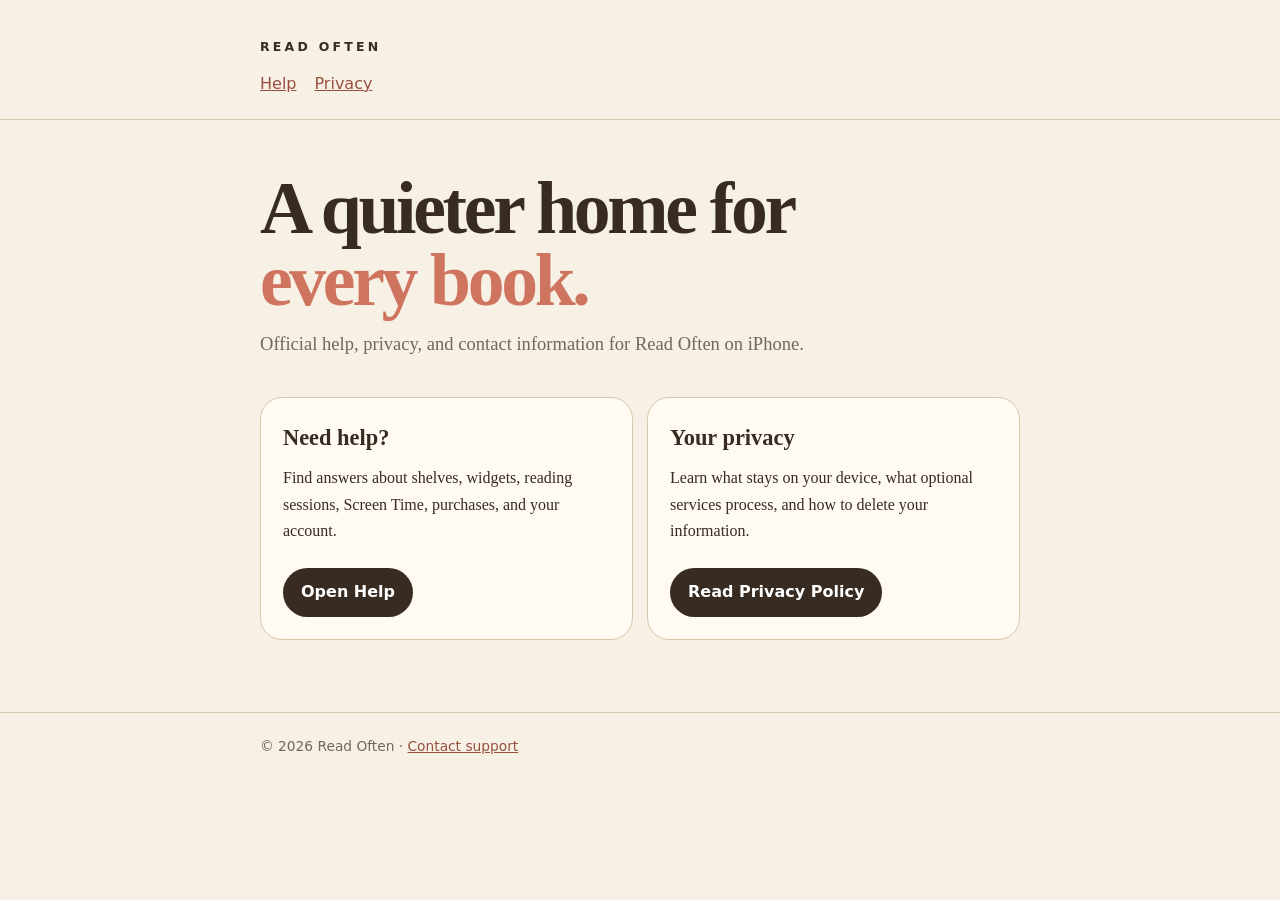
<file: index.html>
<!doctype html>
<html lang="en">
<head>
  <meta charset="utf-8">
  <meta name="viewport" content="width=device-width, initial-scale=1">
  <meta name="description" content="Official support and privacy information for Read Often.">
  <title>Read Often — Support</title>
  <link rel="stylesheet" href="assets/styles.css">
</head>
<body>
  <header><div class="shell"><p class="brand">READ OFTEN</p><nav><a href="help/">Help</a><a href="privacy/">Privacy</a></nav></div></header>
  <main class="shell">
    <h1>A quieter home for <em>every book.</em></h1>
    <p class="lede">Official help, privacy, and contact information for Read Often on iPhone.</p>
    <div class="grid two">
      <section class="card"><h2>Need help?</h2><p>Find answers about shelves, widgets, reading sessions, Screen Time, purchases, and your account.</p><a class="button" href="help/">Open Help</a></section>
      <section class="card"><h2>Your privacy</h2><p>Learn what stays on your device, what optional services process, and how to delete your information.</p><a class="button" href="privacy/">Read Privacy Policy</a></section>
    </div>
  </main>
  <footer><div class="shell">© 2026 Read Often · <a href="mailto:ayushnagpal570@gmail.com?subject=Read%20Often%20Support">Contact support</a></div></footer>
</body>
</html>
</file>
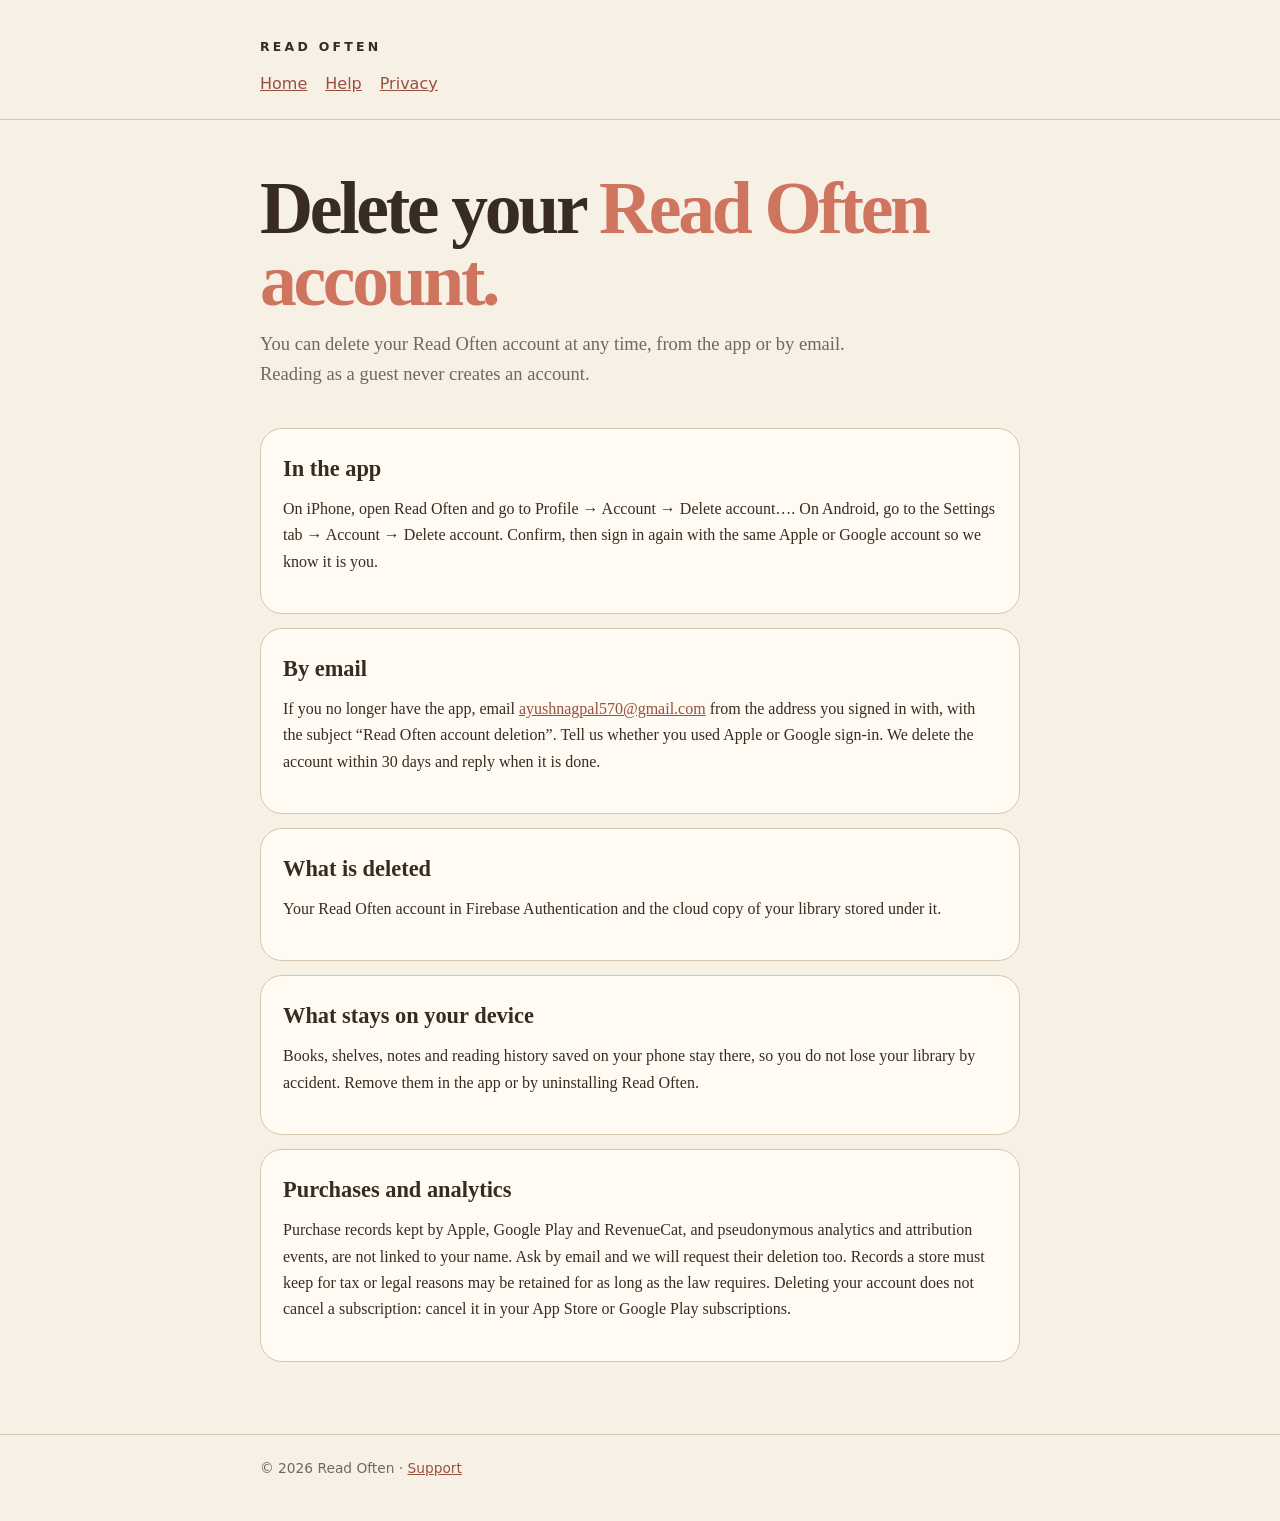
<file: delete-account/index.html>
<!doctype html>
<html lang="en">
<head>
  <meta charset="utf-8">
  <meta name="viewport" content="width=device-width, initial-scale=1">
  <meta name="description" content="How to delete your Read Often account and the data linked to it.">
  <title>Delete Your Account — Read Often</title>
  <link rel="stylesheet" href="../assets/styles.css">
</head>
<body>
  <header><div class="shell"><p class="brand">READ OFTEN</p><nav><a href="../">Home</a><a href="../help/">Help</a><a href="../privacy/">Privacy</a></nav></div></header>
  <main class="shell">
    <h1>Delete your <em>Read Often account.</em></h1>
    <p class="lede">You can delete your Read Often account at any time, from the app or by email. Reading as a guest never creates an account.</p>
    <div class="grid">
      <section class="card"><h2>In the app</h2><p>On iPhone, open Read Often and go to Profile → Account → Delete account…. On Android, go to the Settings tab → Account → Delete account. Confirm, then sign in again with the same Apple or Google account so we know it is you.</p></section>
      <section class="card"><h2>By email</h2><p>If you no longer have the app, email <a href="mailto:ayushnagpal570@gmail.com?subject=Read%20Often%20account%20deletion">ayushnagpal570@gmail.com</a> from the address you signed in with, with the subject “Read Often account deletion”. Tell us whether you used Apple or Google sign-in. We delete the account within 30 days and reply when it is done.</p></section>
      <section class="card"><h2>What is deleted</h2><p>Your Read Often account in Firebase Authentication and the cloud copy of your library stored under it.</p></section>
      <section class="card"><h2>What stays on your device</h2><p>Books, shelves, notes and reading history saved on your phone stay there, so you do not lose your library by accident. Remove them in the app or by uninstalling Read Often.</p></section>
      <section class="card"><h2>Purchases and analytics</h2><p>Purchase records kept by Apple, Google Play and RevenueCat, and pseudonymous analytics and attribution events, are not linked to your name. Ask by email and we will request their deletion too. Records a store must keep for tax or legal reasons may be retained for as long as the law requires. Deleting your account does not cancel a subscription: cancel it in your App Store or Google Play subscriptions.</p></section>
    </div>
  </main>
  <footer><div class="shell">© 2026 Read Often · <a href="../help/">Support</a></div></footer>
</body>
</html>
</file>
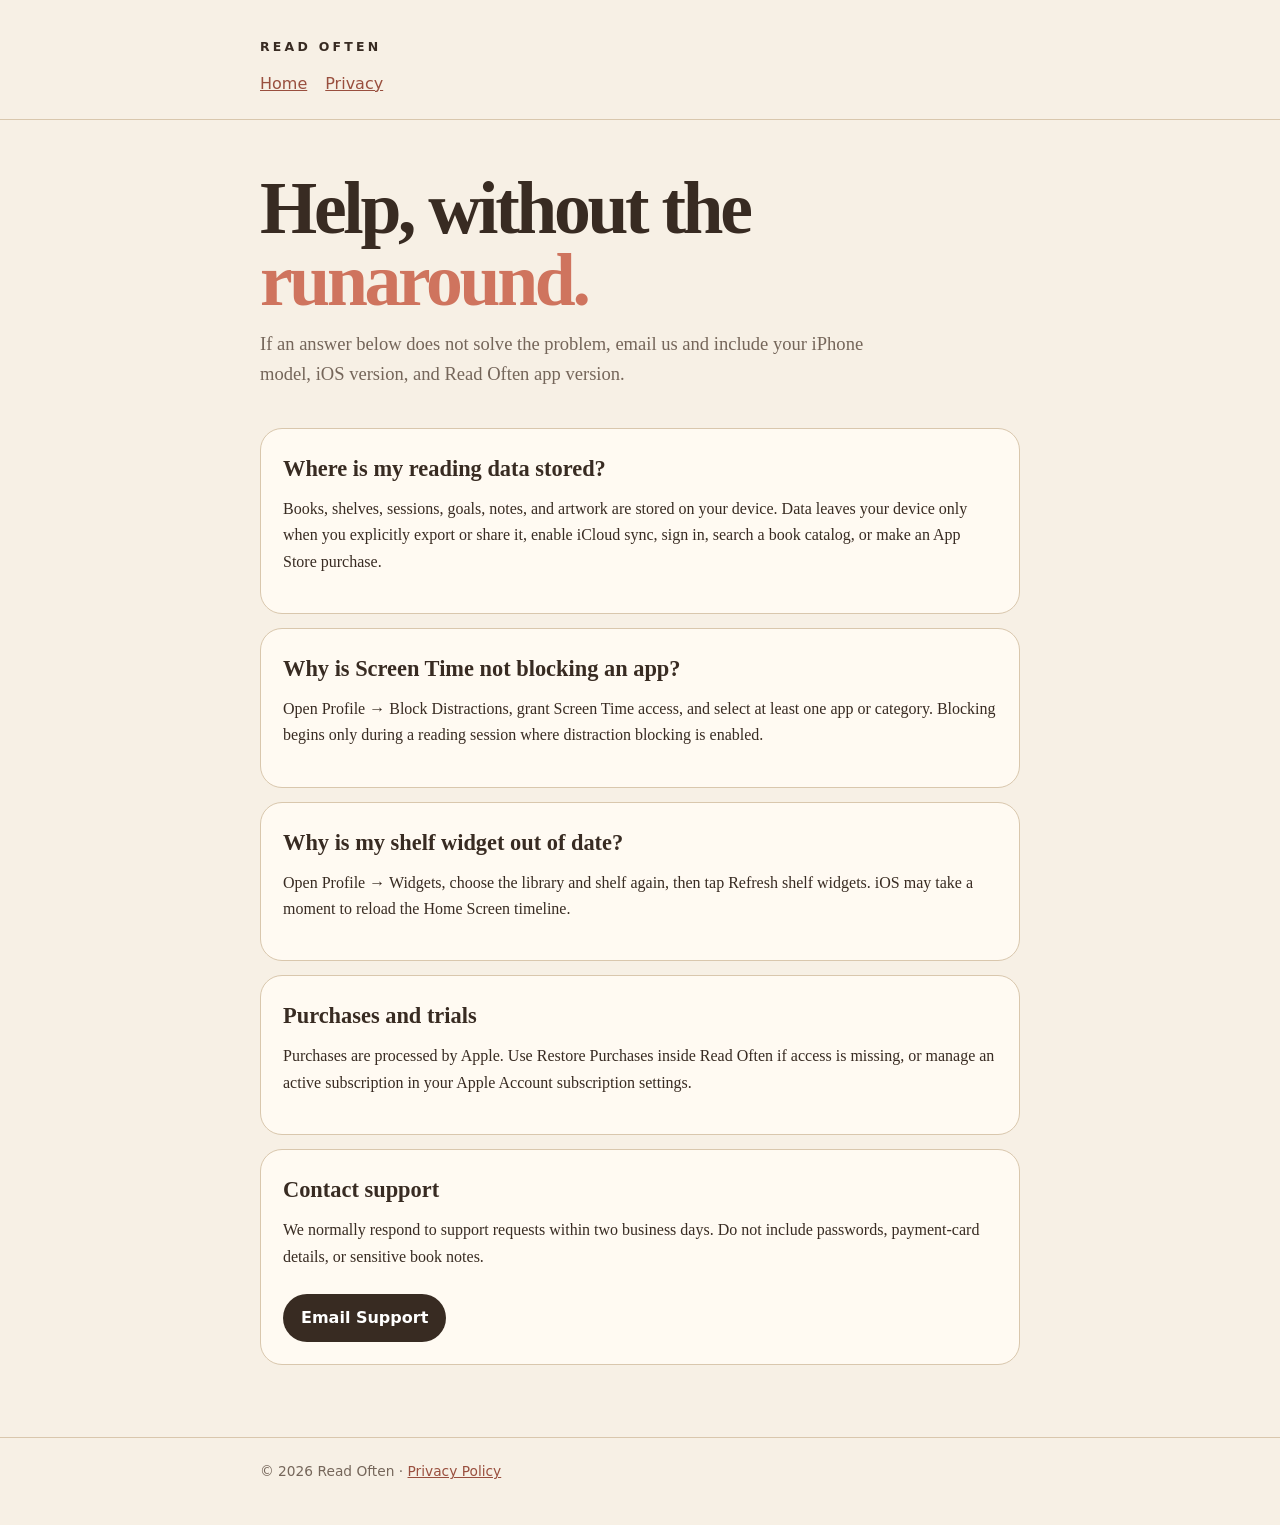
<file: help/index.html>
<!doctype html>
<html lang="en">
<head>
  <meta charset="utf-8">
  <meta name="viewport" content="width=device-width, initial-scale=1">
  <meta name="description" content="Help and contact information for Read Often.">
  <title>Help — Read Often</title>
  <link rel="stylesheet" href="../assets/styles.css">
</head>
<body>
  <header><div class="shell"><p class="brand">READ OFTEN</p><nav><a href="../">Home</a><a href="../privacy/">Privacy</a></nav></div></header>
  <main class="shell">
    <h1>Help, without the <em>runaround.</em></h1>
    <p class="lede">If an answer below does not solve the problem, email us and include your iPhone model, iOS version, and Read Often app version.</p>
    <div class="grid">
      <section class="card"><h2>Where is my reading data stored?</h2><p>Books, shelves, sessions, goals, notes, and artwork are stored on your device. Data leaves your device only when you explicitly export or share it, enable iCloud sync, sign in, search a book catalog, or make an App Store purchase.</p></section>
      <section class="card"><h2>Why is Screen Time not blocking an app?</h2><p>Open Profile → Block Distractions, grant Screen Time access, and select at least one app or category. Blocking begins only during a reading session where distraction blocking is enabled.</p></section>
      <section class="card"><h2>Why is my shelf widget out of date?</h2><p>Open Profile → Widgets, choose the library and shelf again, then tap Refresh shelf widgets. iOS may take a moment to reload the Home Screen timeline.</p></section>
      <section class="card"><h2>Purchases and trials</h2><p>Purchases are processed by Apple. Use Restore Purchases inside Read Often if access is missing, or manage an active subscription in your Apple Account subscription settings.</p></section>
      <section class="card"><h2>Contact support</h2><p>We normally respond to support requests within two business days. Do not include passwords, payment-card details, or sensitive book notes.</p><a class="button" href="mailto:ayushnagpal570@gmail.com?subject=Read%20Often%20Support">Email Support</a></section>
    </div>
  </main>
  <footer><div class="shell">© 2026 Read Often · <a href="../privacy/">Privacy Policy</a></div></footer>
</body>
</html>
</file>
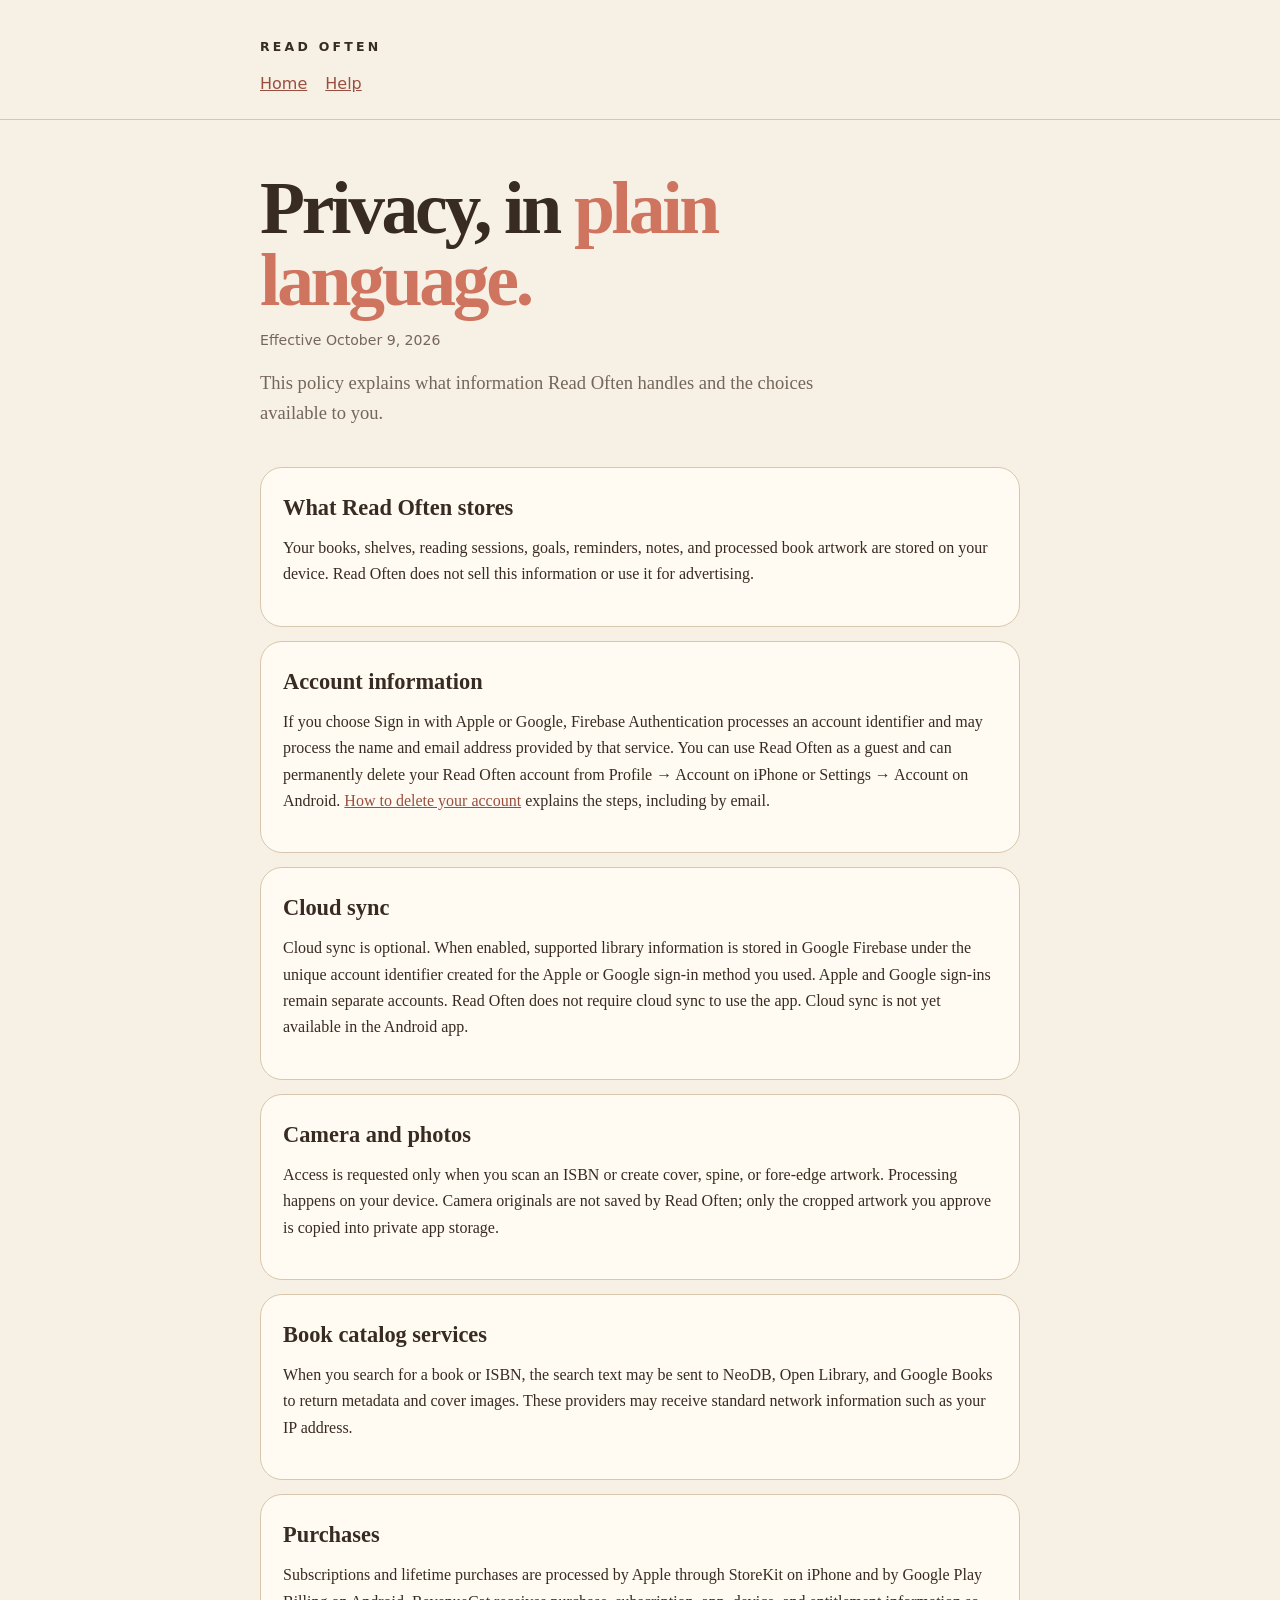
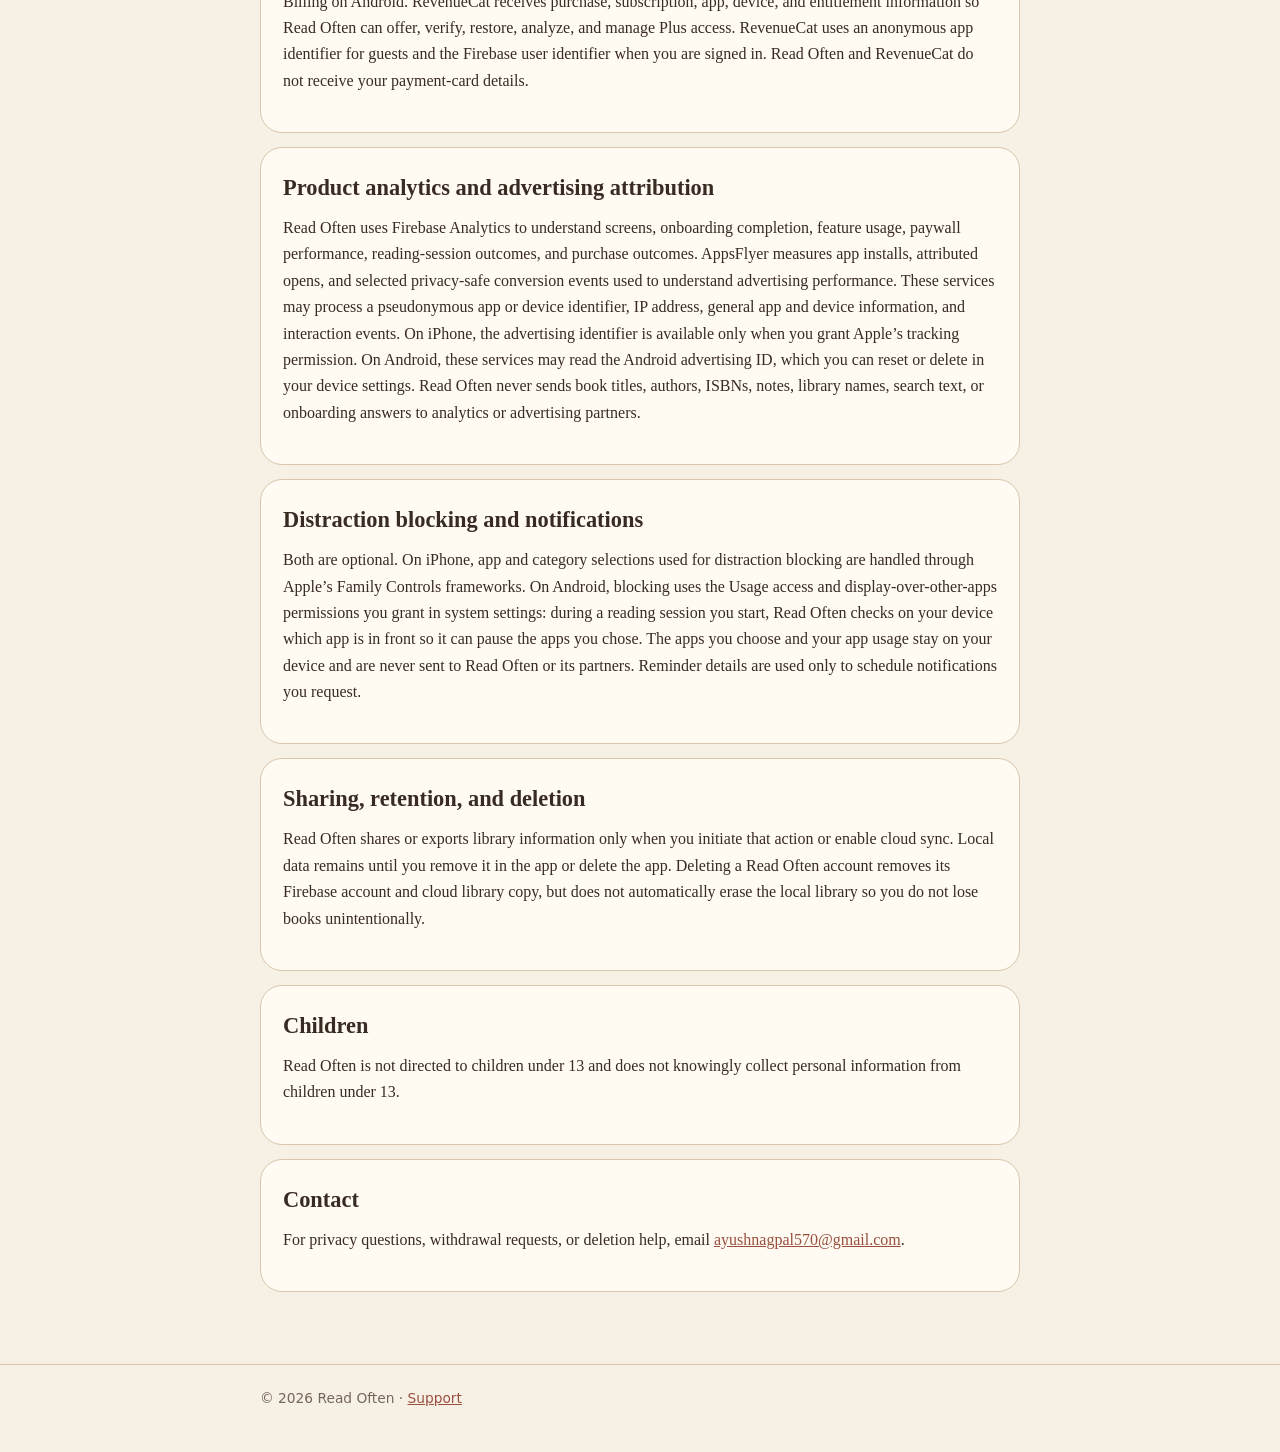
<file: privacy/index.html>
<!doctype html>
<html lang="en">
<head>
  <meta charset="utf-8">
  <meta name="viewport" content="width=device-width, initial-scale=1">
  <meta name="description" content="Privacy Policy for Read Often.">
  <title>Privacy Policy — Read Often</title>
  <link rel="stylesheet" href="../assets/styles.css">
</head>
<body>
  <header><div class="shell"><p class="brand">READ OFTEN</p><nav><a href="../">Home</a><a href="../help/">Help</a></nav></div></header>
  <main class="shell">
    <h1>Privacy, in <em>plain language.</em></h1>
    <p class="meta">Effective October 9, 2026</p>
    <p class="lede">This policy explains what information Read Often handles and the choices available to you.</p>
    <div class="grid">
      <section class="card"><h2>What Read Often stores</h2><p>Your books, shelves, reading sessions, goals, reminders, notes, and processed book artwork are stored on your device. Read Often does not sell this information or use it for advertising.</p></section>
      <section class="card"><h2>Account information</h2><p>If you choose Sign in with Apple or Google, Firebase Authentication processes an account identifier and may process the name and email address provided by that service. You can use Read Often as a guest and can permanently delete your Read Often account from Profile → Account on iPhone or Settings → Account on Android. <a href="../delete-account/">How to delete your account</a> explains the steps, including by email.</p></section>
      <section class="card"><h2>Cloud sync</h2><p>Cloud sync is optional. When enabled, supported library information is stored in Google Firebase under the unique account identifier created for the Apple or Google sign-in method you used. Apple and Google sign-ins remain separate accounts. Read Often does not require cloud sync to use the app. Cloud sync is not yet available in the Android app.</p></section>
      <section class="card"><h2>Camera and photos</h2><p>Access is requested only when you scan an ISBN or create cover, spine, or fore-edge artwork. Processing happens on your device. Camera originals are not saved by Read Often; only the cropped artwork you approve is copied into private app storage.</p></section>
      <section class="card"><h2>Book catalog services</h2><p>When you search for a book or ISBN, the search text may be sent to NeoDB, Open Library, and Google Books to return metadata and cover images. These providers may receive standard network information such as your IP address.</p></section>
      <section class="card"><h2>Purchases</h2><p>Subscriptions and lifetime purchases are processed by Apple through StoreKit on iPhone and by Google Play Billing on Android. RevenueCat receives purchase, subscription, app, device, and entitlement information so Read Often can offer, verify, restore, analyze, and manage Plus access. RevenueCat uses an anonymous app identifier for guests and the Firebase user identifier when you are signed in. Read Often and RevenueCat do not receive your payment-card details.</p></section>
      <section class="card"><h2>Product analytics and advertising attribution</h2><p>Read Often uses Firebase Analytics to understand screens, onboarding completion, feature usage, paywall performance, reading-session outcomes, and purchase outcomes. AppsFlyer measures app installs, attributed opens, and selected privacy-safe conversion events used to understand advertising performance. These services may process a pseudonymous app or device identifier, IP address, general app and device information, and interaction events. On iPhone, the advertising identifier is available only when you grant Apple’s tracking permission. On Android, these services may read the Android advertising ID, which you can reset or delete in your device settings. Read Often never sends book titles, authors, ISBNs, notes, library names, search text, or onboarding answers to analytics or advertising partners.</p></section>
      <section class="card"><h2>Distraction blocking and notifications</h2><p>Both are optional. On iPhone, app and category selections used for distraction blocking are handled through Apple’s Family Controls frameworks. On Android, blocking uses the Usage access and display-over-other-apps permissions you grant in system settings: during a reading session you start, Read Often checks on your device which app is in front so it can pause the apps you chose. The apps you choose and your app usage stay on your device and are never sent to Read Often or its partners. Reminder details are used only to schedule notifications you request.</p></section>
      <section class="card"><h2>Sharing, retention, and deletion</h2><p>Read Often shares or exports library information only when you initiate that action or enable cloud sync. Local data remains until you remove it in the app or delete the app. Deleting a Read Often account removes its Firebase account and cloud library copy, but does not automatically erase the local library so you do not lose books unintentionally.</p></section>
      <section class="card"><h2>Children</h2><p>Read Often is not directed to children under 13 and does not knowingly collect personal information from children under 13.</p></section>
      <section class="card"><h2>Contact</h2><p>For privacy questions, withdrawal requests, or deletion help, email <a href="mailto:ayushnagpal570@gmail.com?subject=Read%20Often%20Privacy">ayushnagpal570@gmail.com</a>.</p></section>
    </div>
  </main>
  <footer><div class="shell">© 2026 Read Often · <a href="../help/">Support</a></div></footer>
</body>
</html>
</file>
<file: assets/styles.css>
:root {
  color-scheme: light;
  --paper: #f7f0e5;
  --card: #fffaf2;
  --ink: #382b22;
  --muted: #75665a;
  --coral: #cf745e;
  --gold: #b4863b;
  --line: #d9c7ad;
}

* { box-sizing: border-box; }

body {
  margin: 0;
  background: var(--paper);
  color: var(--ink);
  font-family: ui-serif, Georgia, Cambria, "Times New Roman", serif;
  line-height: 1.65;
}

a { color: #994f3e; }
a:focus-visible { outline: 3px solid var(--gold); outline-offset: 3px; }

.shell { width: min(760px, calc(100% - 36px)); margin: 0 auto; }

header { padding: 40px 0 22px; border-bottom: 1px solid var(--line); }
.brand { margin: 0; font: 700 0.78rem/1.2 ui-sans-serif, system-ui, sans-serif; letter-spacing: .26em; }
nav { display: flex; gap: 18px; margin-top: 16px; font-family: ui-sans-serif, system-ui, sans-serif; }

main { padding: 52px 0 72px; }
h1 { max-width: 680px; margin: 0 0 12px; font-size: clamp(2.55rem, 8vw, 4.6rem); line-height: .98; letter-spacing: -.045em; }
h1 em { color: var(--coral); font-style: normal; }
h2 { margin: 0 0 8px; font-size: 1.4rem; }
p { margin: 0 0 16px; }
.lede { max-width: 620px; color: var(--muted); font-size: 1.16rem; }
.meta { color: var(--muted); font-family: ui-sans-serif, system-ui, sans-serif; font-size: .88rem; }
.grid { display: grid; gap: 14px; margin-top: 38px; }
.card { padding: 22px; background: var(--card); border: 1px solid var(--line); border-radius: 22px; }
.button { display: inline-block; min-height: 44px; margin-top: 8px; padding: 11px 18px; color: white; background: var(--ink); border-radius: 999px; font-family: ui-sans-serif, system-ui, sans-serif; font-weight: 700; text-decoration: none; }
footer { padding: 22px 0 42px; border-top: 1px solid var(--line); color: var(--muted); font-family: ui-sans-serif, system-ui, sans-serif; font-size: .86rem; }

@media (min-width: 680px) {
  .grid.two { grid-template-columns: 1fr 1fr; }
}
</file>
